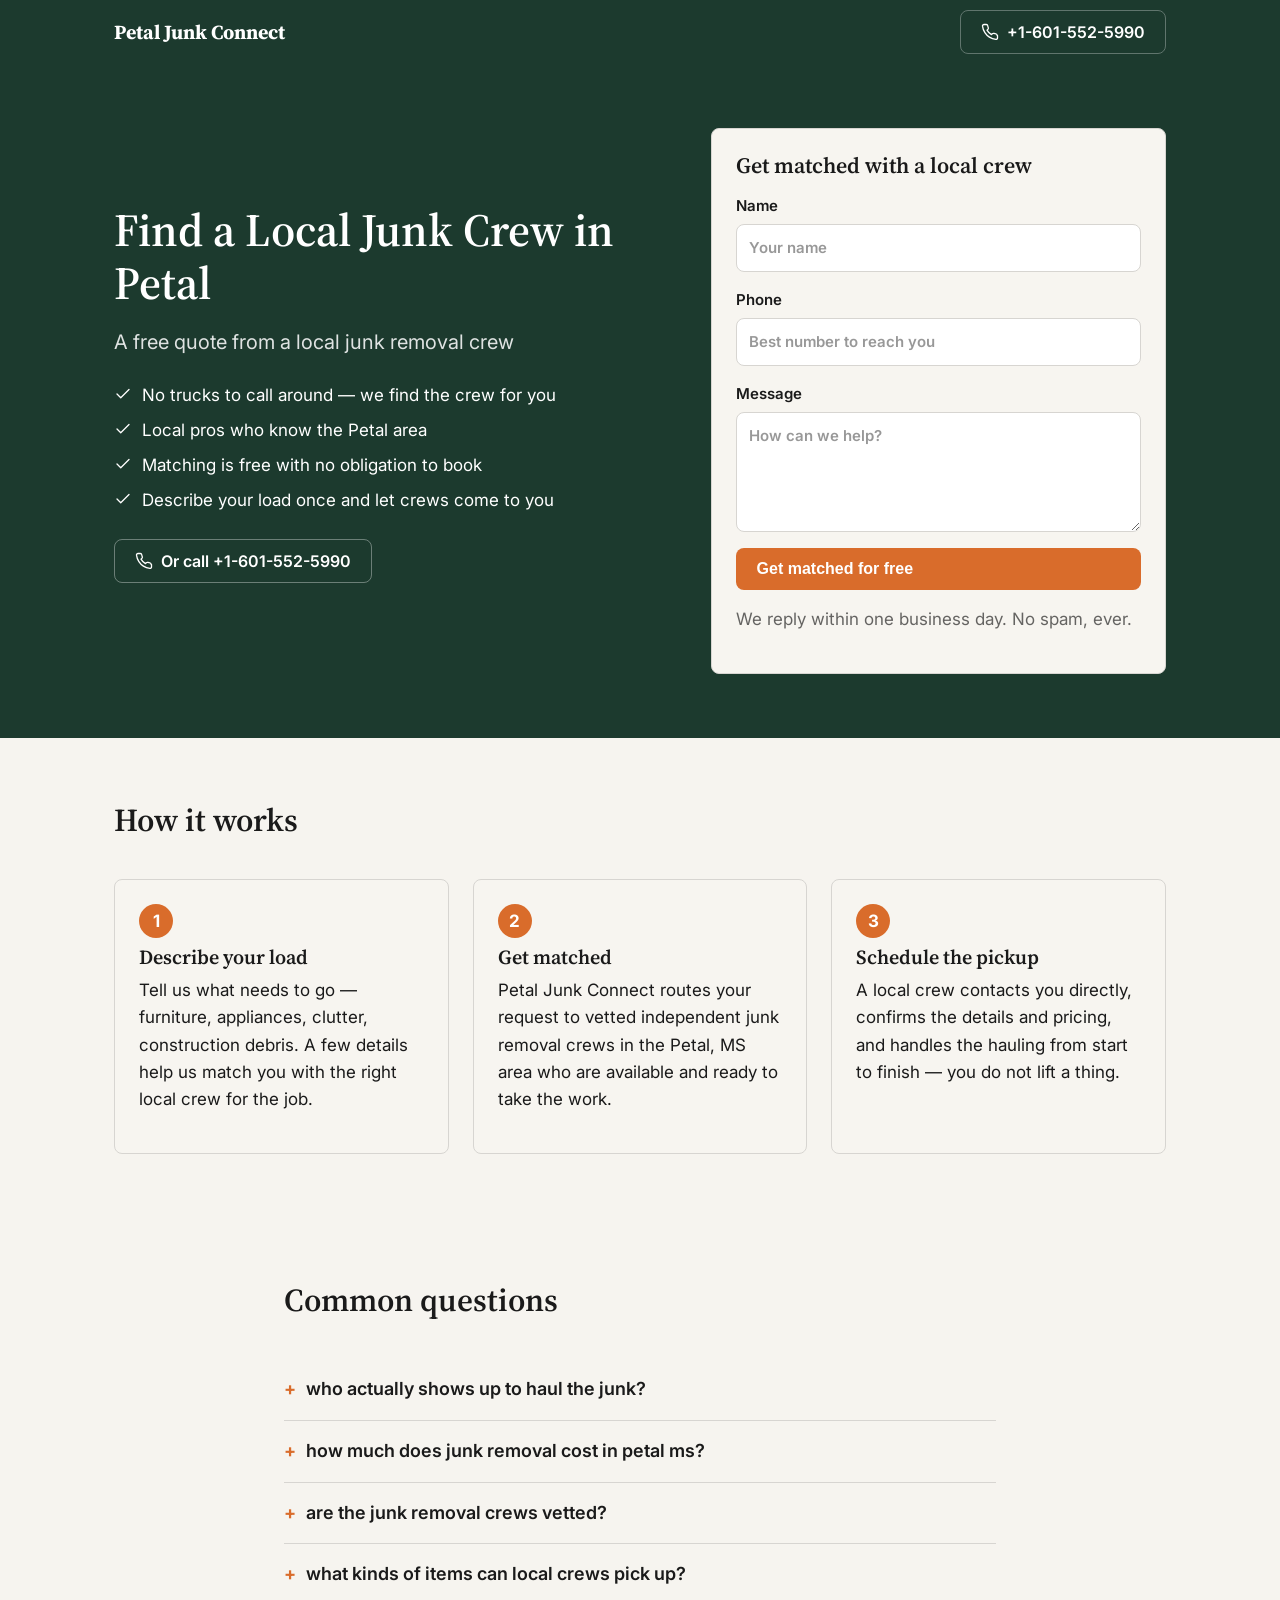
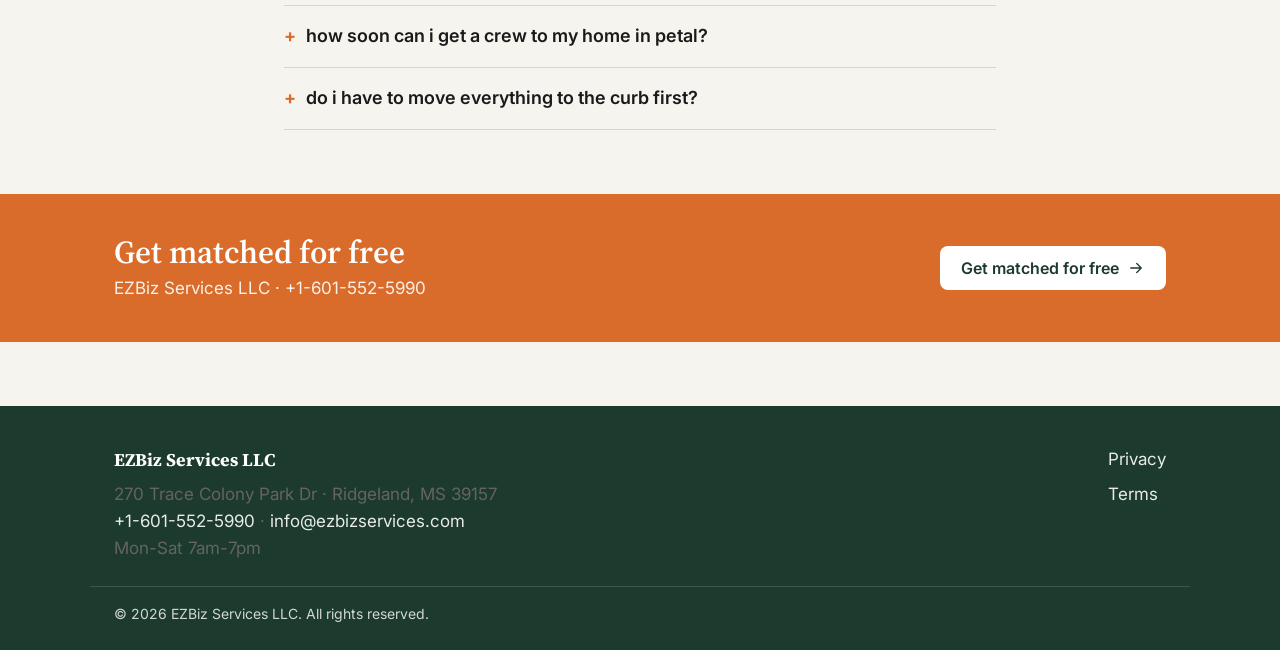
<file: index.html>
<!doctype html><html lang="en-US"><head>
<meta charset="utf-8"><meta name="viewport" content="width=device-width,initial-scale=1">
<title>Petal Junk Connect — Find a Local Junk Crew in Petal</title>
<meta name="description" content="A free quote from a local junk removal crew">
<link rel="canonical" href="https://junk.ezbizservices.com/">
<meta property="og:title" content="Petal Junk Connect — Find a Local Junk Crew in Petal"><meta property="og:description" content="A free quote from a local junk removal crew">
<meta property="og:type" content="website"><meta property="og:url" content="https://junk.ezbizservices.com/">

<link rel="preconnect" href="https://fonts.googleapis.com"><link rel="preconnect" href="https://fonts.gstatic.com" crossorigin><link href="https://fonts.googleapis.com/css2?family=Source%20Serif%204:wght@400;500;600;700&family=Inter:wght@400;500;600;700&display=swap" rel="stylesheet">
<link rel="stylesheet" href="/styles.css">
<script type="application/ld+json">{"@context":"https://schema.org","@graph":[{"@type":"LocalBusiness","@id":"https://junk.ezbizservices.com/#business","name":"EZBiz Services LLC","url":"https://junk.ezbizservices.com/","telephone":"+1-601-552-5990","email":"info@ezbizservices.com","address":{"@type":"PostalAddress","streetAddress":"270 Trace Colony Park Dr","addressLocality":"Ridgeland","addressRegion":"MS","postalCode":"39157","addressCountry":"US"},"areaServed":[{"@type":"Place","name":"Petal, MS"},{"@type":"Place","name":"Hattiesburg, MS"},{"@type":"Place","name":"Laurel, MS"}]},{"@type":"Service","name":"Residential Haul-Away","description":"We match Petal homeowners with local crews who load and haul away furniture, appliances, and household clutter.","provider":{"@id":"https://junk.ezbizservices.com/#business"},"areaServed":[{"@type":"Place","name":"Petal, MS"},{"@type":"Place","name":"Hattiesburg, MS"},{"@type":"Place","name":"Laurel, MS"}]},{"@type":"Service","name":"Estate and Home Cleanouts","description":"Local crews connected through us handle full cleanouts, removing accumulated belongings from every room.","provider":{"@id":"https://junk.ezbizservices.com/#business"},"areaServed":[{"@type":"Place","name":"Petal, MS"},{"@type":"Place","name":"Hattiesburg, MS"},{"@type":"Place","name":"Laurel, MS"}]},{"@type":"Service","name":"Construction Debris Removal","description":"Get matched with crews experienced in hauling drywall scraps, lumber, and other post-project debris from job sites in Petal.","provider":{"@id":"https://junk.ezbizservices.com/#business"},"areaServed":[{"@type":"Place","name":"Petal, MS"},{"@type":"Place","name":"Hattiesburg, MS"},{"@type":"Place","name":"Laurel, MS"}]},{"@type":"Service","name":"Appliance and Furniture Pickup","description":"We connect you with local pros who can remove heavy items like refrigerators, sofas, and mattresses without you lifting a finger.","provider":{"@id":"https://junk.ezbizservices.com/#business"},"areaServed":[{"@type":"Place","name":"Petal, MS"},{"@type":"Place","name":"Hattiesburg, MS"},{"@type":"Place","name":"Laurel, MS"}]},{"@type":"Service","name":"Commercial Cleanouts","description":"Businesses in Petal can get matched with local junk crews ready to clear out offices, storage rooms, and commercial spaces.","provider":{"@id":"https://junk.ezbizservices.com/#business"},"areaServed":[{"@type":"Place","name":"Petal, MS"},{"@type":"Place","name":"Hattiesburg, MS"},{"@type":"Place","name":"Laurel, MS"}]},{"@type":"FAQPage","mainEntity":[{"@type":"Question","name":"who actually shows up to haul the junk?","acceptedAnswer":{"@type":"Answer","text":"A vetted independent junk removal crew in your area does the hauling — Petal Junk Connect is a matching service, not a hauling company, and we own no trucks. Once you submit your request, we route it to available local crews who reach out to confirm the job."}},{"@type":"Question","name":"how much does junk removal cost in petal ms?","acceptedAnswer":{"@type":"Answer","text":"Each independent crew sets its own pricing based on the volume and type of load, so Petal Junk Connect does not set or guarantee prices. Getting matched through us is free, and you can compare quotes from the crews who contact you before committing."}},{"@type":"Question","name":"are the junk removal crews vetted?","acceptedAnswer":{"@type":"Answer","text":"Petal Junk Connect reviews the independent crews in our network before matching them with homeowners and businesses in Petal. Each crew operates independently and carries its own licensing and insurance, but we only connect you with pros we have vetted."}},{"@type":"Question","name":"what kinds of items can local crews pick up?","acceptedAnswer":{"@type":"Answer","text":"Local crews matched through Petal Junk Connect typically handle furniture, appliances, yard debris, construction waste, and general household clutter. Certain items such as hazardous materials may have restrictions, and the crew will go over any limitations when they contact you."}},{"@type":"Question","name":"how soon can i get a crew to my home in petal?","acceptedAnswer":{"@type":"Answer","text":"Availability depends on the crews in your area and their current schedule — submit your request through Petal Junk Connect and local pros will reach out to confirm a pickup time that works for you. Scheduling flexibility varies by crew and season."}},{"@type":"Question","name":"do i have to move everything to the curb first?","acceptedAnswer":{"@type":"Answer","text":"Many crews in the Petal Junk Connect network offer interior pickup, meaning they go inside the home to carry items out themselves. When a crew contacts you to confirm the job, ask about their specific pickup process and whether they handle items from inside the home."}}]}]}</script>

</head><body><header class="site-header"><div class="container bar">
  <a class="brand" href="#top">Petal Junk Connect</a>
  
  <a class="btn btn-phone" href="tel:+16015525990"><svg class="icon sm" viewBox="0 0 24 24" fill="none" stroke="currentColor" stroke-width="1.75" stroke-linecap="round" stroke-linejoin="round" aria-hidden="true"><path d="M22 16.9v3a2 2 0 0 1-2.2 2 19.8 19.8 0 0 1-8.6-3.1 19.5 19.5 0 0 1-6-6A19.8 19.8 0 0 1 2 4.2 2 2 0 0 1 4 2h3a2 2 0 0 1 2 1.7c.1.9.4 1.8.7 2.6a2 2 0 0 1-.5 2.1L8 9.5a16 16 0 0 0 6 6l1.1-1.1a2 2 0 0 1 2.1-.5c.8.3 1.7.6 2.6.7a2 2 0 0 1 1.7 2Z"/></svg><span>+1-601-552-5990</span></a>
</div></header><main><section id="top" class="hero"><div class="container hero-grid">
    <div class="hero-copy">
      <h1>Find a Local Junk Crew in Petal</h1>
      <p class="lead">A free quote from a local junk removal crew</p>
      <ul class="benefits"><li><svg class="icon sm" viewBox="0 0 24 24" fill="none" stroke="currentColor" stroke-width="1.75" stroke-linecap="round" stroke-linejoin="round" aria-hidden="true"><path d="M20 6 9 17l-5-5"/></svg><span>No trucks to call around — we find the crew for you</span></li><li><svg class="icon sm" viewBox="0 0 24 24" fill="none" stroke="currentColor" stroke-width="1.75" stroke-linecap="round" stroke-linejoin="round" aria-hidden="true"><path d="M20 6 9 17l-5-5"/></svg><span>Local pros who know the Petal area</span></li><li><svg class="icon sm" viewBox="0 0 24 24" fill="none" stroke="currentColor" stroke-width="1.75" stroke-linecap="round" stroke-linejoin="round" aria-hidden="true"><path d="M20 6 9 17l-5-5"/></svg><span>Matching is free with no obligation to book</span></li><li><svg class="icon sm" viewBox="0 0 24 24" fill="none" stroke="currentColor" stroke-width="1.75" stroke-linecap="round" stroke-linejoin="round" aria-hidden="true"><path d="M20 6 9 17l-5-5"/></svg><span>Describe your load once and let crews come to you</span></li></ul>
      <p class="trust"><a class="btn btn-ghost" href="tel:+16015525990"><svg class="icon sm" viewBox="0 0 24 24" fill="none" stroke="currentColor" stroke-width="1.75" stroke-linecap="round" stroke-linejoin="round" aria-hidden="true"><path d="M22 16.9v3a2 2 0 0 1-2.2 2 19.8 19.8 0 0 1-8.6-3.1 19.5 19.5 0 0 1-6-6A19.8 19.8 0 0 1 2 4.2 2 2 0 0 1 4 2h3a2 2 0 0 1 2 1.7c.1.9.4 1.8.7 2.6a2 2 0 0 1-.5 2.1L8 9.5a16 16 0 0 0 6 6l1.1-1.1a2 2 0 0 1 2.1-.5c.8.3 1.7.6 2.6.7a2 2 0 0 1 1.7 2Z"/></svg>Or call +1-601-552-5990</a></p>
    </div>
    <div class="form-card lead-card">
      <h2 class="form-title">Get matched with a local crew</h2>
      <form class="lead-form" method="POST" action="https://getworkmate.com/api/site-leads">
  <input type="hidden" name="_redirect" value="/thank-you"><input type="hidden" name="workspace_slug" value="ezbiz-services"><input type="hidden" name="site" value="petal-junk-connect"><div class="hp-field" aria-hidden="true"><label>Leave this empty<input type="text" name="_hp" tabindex="-1" autocomplete="off"></label></div><label>Name<input type="text" name="name" placeholder="Your name" required></label><label>Phone<input type="tel" name="phone" placeholder="Best number to reach you" required></label><label>Message<textarea name="message" rows="4" placeholder="How can we help?" required></textarea></label><button class="btn btn-primary" type="submit">Get matched for free</button>
  <p class="form-note">We reply within one business day. No spam, ever.</p>
</form>
    </div>
  </div></section><section class="section"><div class="container"><h2 class="section-title">How it works</h2><div class="grid grid-3"><article class="card"><div class="step-n">1</div><h3>Describe your load</h3><p>Tell us what needs to go — furniture, appliances, clutter, construction debris. A few details help us match you with the right local crew for the job.</p></article><article class="card"><div class="step-n">2</div><h3>Get matched</h3><p>Petal Junk Connect routes your request to vetted independent junk removal crews in the Petal, MS area who are available and ready to take the work.</p></article><article class="card"><div class="step-n">3</div><h3>Schedule the pickup</h3><p>A local crew contacts you directly, confirms the details and pricing, and handles the hauling from start to finish — you do not lift a thing.</p></article></div></div></section><section id="faq" class="section"><div class="container narrow">
  <h2 class="section-title">Common questions</h2><details class="faq-item"><summary>who actually shows up to haul the junk?</summary><div class="faq-a">A vetted independent junk removal crew in your area does the hauling — Petal Junk Connect is a matching service, not a hauling company, and we own no trucks. Once you submit your request, we route it to available local crews who reach out to confirm the job.</div></details><details class="faq-item"><summary>how much does junk removal cost in petal ms?</summary><div class="faq-a">Each independent crew sets its own pricing based on the volume and type of load, so Petal Junk Connect does not set or guarantee prices. Getting matched through us is free, and you can compare quotes from the crews who contact you before committing.</div></details><details class="faq-item"><summary>are the junk removal crews vetted?</summary><div class="faq-a">Petal Junk Connect reviews the independent crews in our network before matching them with homeowners and businesses in Petal. Each crew operates independently and carries its own licensing and insurance, but we only connect you with pros we have vetted.</div></details><details class="faq-item"><summary>what kinds of items can local crews pick up?</summary><div class="faq-a">Local crews matched through Petal Junk Connect typically handle furniture, appliances, yard debris, construction waste, and general household clutter. Certain items such as hazardous materials may have restrictions, and the crew will go over any limitations when they contact you.</div></details><details class="faq-item"><summary>how soon can i get a crew to my home in petal?</summary><div class="faq-a">Availability depends on the crews in your area and their current schedule — submit your request through Petal Junk Connect and local pros will reach out to confirm a pickup time that works for you. Scheduling flexibility varies by crew and season.</div></details><details class="faq-item"><summary>do i have to move everything to the curb first?</summary><div class="faq-a">Many crews in the Petal Junk Connect network offer interior pickup, meaning they go inside the home to carry items out themselves. When a crew contacts you to confirm the job, ask about their specific pickup process and whether they handle items from inside the home.</div></details>
</div></section><section class="cta-band"><div class="container cta-inner"><div><h2>Get matched for free</h2><p>EZBiz Services LLC · +1-601-552-5990</p></div><a class="btn btn-invert" href="#top">Get matched for free<svg class="icon sm" viewBox="0 0 24 24" fill="none" stroke="currentColor" stroke-width="1.75" stroke-linecap="round" stroke-linejoin="round" aria-hidden="true"><path d="M5 12h14M13 6l6 6-6 6"/></svg></a></div></section></main><footer class="site-footer"><div class="container foot">
  <div><div class="foot-name">EZBiz Services LLC</div>
    <div class="foot-meta">270 Trace Colony Park Dr · Ridgeland, MS 39157</div>
    <div class="foot-meta"><a href="tel:+16015525990">+1-601-552-5990</a> · <a href="mailto:info@ezbizservices.com">info@ezbizservices.com</a></div>
    <div class="foot-meta">Mon-Sat 7am-7pm</div>
  </div>
  <nav class="foot-nav"><a href="/privacy">Privacy</a><a href="/terms">Terms</a></nav>
</div><div class="container copyright">© 2026 EZBiz Services LLC. All rights reserved.
</div></footer></body></html>
</file>
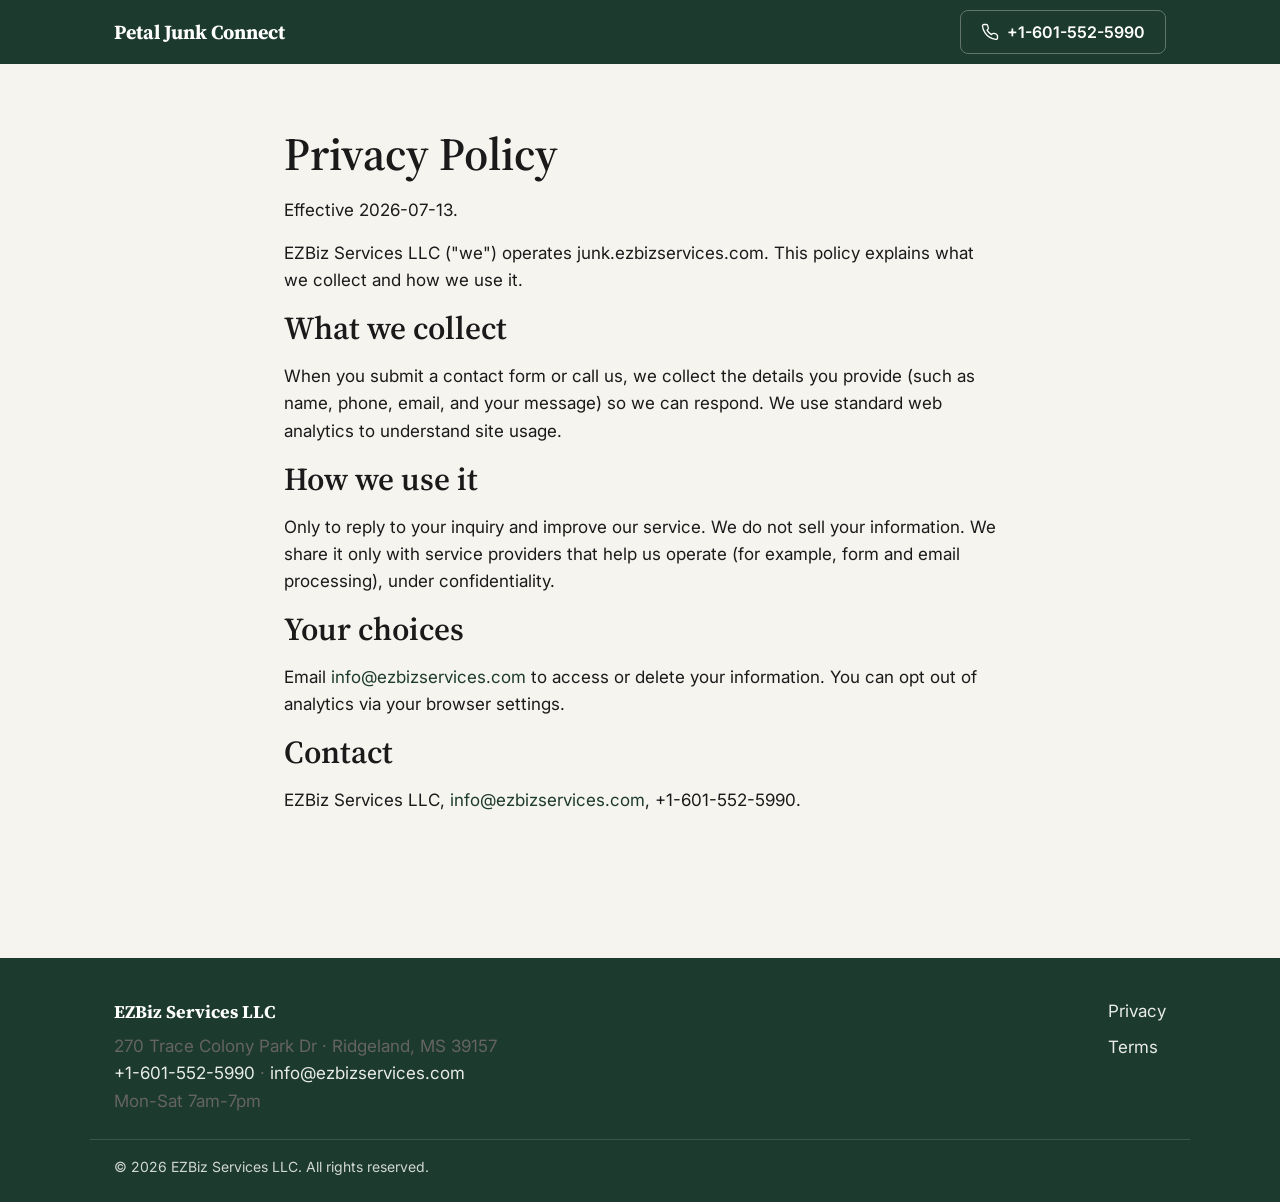
<file: privacy/index.html>
<!doctype html><html lang="en-US"><head>
<meta charset="utf-8"><meta name="viewport" content="width=device-width,initial-scale=1">
<title>Privacy Policy — Petal Junk Connect</title>
<meta name="description" content="Privacy policy for junk.ezbizservices.com.">
<link rel="canonical" href="https://junk.ezbizservices.com/privacy">
<meta property="og:title" content="Privacy Policy — Petal Junk Connect"><meta property="og:description" content="Privacy policy for junk.ezbizservices.com.">
<meta property="og:type" content="website"><meta property="og:url" content="https://junk.ezbizservices.com/privacy">

<link rel="preconnect" href="https://fonts.googleapis.com"><link rel="preconnect" href="https://fonts.gstatic.com" crossorigin><link href="https://fonts.googleapis.com/css2?family=Source%20Serif%204:wght@400;500;600;700&family=Inter:wght@400;500;600;700&display=swap" rel="stylesheet">
<link rel="stylesheet" href="/styles.css">
<script type="application/ld+json">{"@context":"https://schema.org","@graph":[{"@type":"LocalBusiness","@id":"https://junk.ezbizservices.com/#business","name":"EZBiz Services LLC","url":"https://junk.ezbizservices.com/","telephone":"+1-601-552-5990","email":"info@ezbizservices.com","address":{"@type":"PostalAddress","streetAddress":"270 Trace Colony Park Dr","addressLocality":"Ridgeland","addressRegion":"MS","postalCode":"39157","addressCountry":"US"},"areaServed":[{"@type":"Place","name":"Petal, MS"},{"@type":"Place","name":"Hattiesburg, MS"},{"@type":"Place","name":"Laurel, MS"}]},{"@type":"Service","name":"Residential Haul-Away","description":"We match Petal homeowners with local crews who load and haul away furniture, appliances, and household clutter.","provider":{"@id":"https://junk.ezbizservices.com/#business"},"areaServed":[{"@type":"Place","name":"Petal, MS"},{"@type":"Place","name":"Hattiesburg, MS"},{"@type":"Place","name":"Laurel, MS"}]},{"@type":"Service","name":"Estate and Home Cleanouts","description":"Local crews connected through us handle full cleanouts, removing accumulated belongings from every room.","provider":{"@id":"https://junk.ezbizservices.com/#business"},"areaServed":[{"@type":"Place","name":"Petal, MS"},{"@type":"Place","name":"Hattiesburg, MS"},{"@type":"Place","name":"Laurel, MS"}]},{"@type":"Service","name":"Construction Debris Removal","description":"Get matched with crews experienced in hauling drywall scraps, lumber, and other post-project debris from job sites in Petal.","provider":{"@id":"https://junk.ezbizservices.com/#business"},"areaServed":[{"@type":"Place","name":"Petal, MS"},{"@type":"Place","name":"Hattiesburg, MS"},{"@type":"Place","name":"Laurel, MS"}]},{"@type":"Service","name":"Appliance and Furniture Pickup","description":"We connect you with local pros who can remove heavy items like refrigerators, sofas, and mattresses without you lifting a finger.","provider":{"@id":"https://junk.ezbizservices.com/#business"},"areaServed":[{"@type":"Place","name":"Petal, MS"},{"@type":"Place","name":"Hattiesburg, MS"},{"@type":"Place","name":"Laurel, MS"}]},{"@type":"Service","name":"Commercial Cleanouts","description":"Businesses in Petal can get matched with local junk crews ready to clear out offices, storage rooms, and commercial spaces.","provider":{"@id":"https://junk.ezbizservices.com/#business"},"areaServed":[{"@type":"Place","name":"Petal, MS"},{"@type":"Place","name":"Hattiesburg, MS"},{"@type":"Place","name":"Laurel, MS"}]}]}</script>

</head><body><header class="site-header"><div class="container bar">
  <a class="brand" href="#top">Petal Junk Connect</a>
  
  <a class="btn btn-phone" href="tel:+16015525990"><svg class="icon sm" viewBox="0 0 24 24" fill="none" stroke="currentColor" stroke-width="1.75" stroke-linecap="round" stroke-linejoin="round" aria-hidden="true"><path d="M22 16.9v3a2 2 0 0 1-2.2 2 19.8 19.8 0 0 1-8.6-3.1 19.5 19.5 0 0 1-6-6A19.8 19.8 0 0 1 2 4.2 2 2 0 0 1 4 2h3a2 2 0 0 1 2 1.7c.1.9.4 1.8.7 2.6a2 2 0 0 1-.5 2.1L8 9.5a16 16 0 0 0 6 6l1.1-1.1a2 2 0 0 1 2.1-.5c.8.3 1.7.6 2.6.7a2 2 0 0 1 1.7 2Z"/></svg><span>+1-601-552-5990</span></a>
</div></header><main><section class="section"><div class="container narrow"><h1>Privacy Policy</h1><p>Effective 2026-07-13.</p>
       <p>EZBiz Services LLC ("we") operates junk.ezbizservices.com. This policy explains what we collect and how we use it.</p>
       <h2>What we collect</h2><p>When you submit a contact form or call us, we collect the details you provide (such as name, phone, email, and your message) so we can respond. We use standard web analytics to understand site usage.</p>
       <h2>How we use it</h2><p>Only to reply to your inquiry and improve our service. We do not sell your information. We share it only with service providers that help us operate (for example, form and email processing), under confidentiality.</p>
       <h2>Your choices</h2><p>Email <a href="mailto:info@ezbizservices.com">info@ezbizservices.com</a> to access or delete your information. You can opt out of analytics via your browser settings.</p>
       <h2>Contact</h2><p>EZBiz Services LLC, <a href="mailto:info@ezbizservices.com">info@ezbizservices.com</a>, +1-601-552-5990.</p></div></section></main><footer class="site-footer"><div class="container foot">
  <div><div class="foot-name">EZBiz Services LLC</div>
    <div class="foot-meta">270 Trace Colony Park Dr · Ridgeland, MS 39157</div>
    <div class="foot-meta"><a href="tel:+16015525990">+1-601-552-5990</a> · <a href="mailto:info@ezbizservices.com">info@ezbizservices.com</a></div>
    <div class="foot-meta">Mon-Sat 7am-7pm</div>
  </div>
  <nav class="foot-nav"><a href="/privacy">Privacy</a><a href="/terms">Terms</a></nav>
</div><div class="container copyright">© 2026 EZBiz Services LLC. All rights reserved.
</div></footer></body></html>
</file>
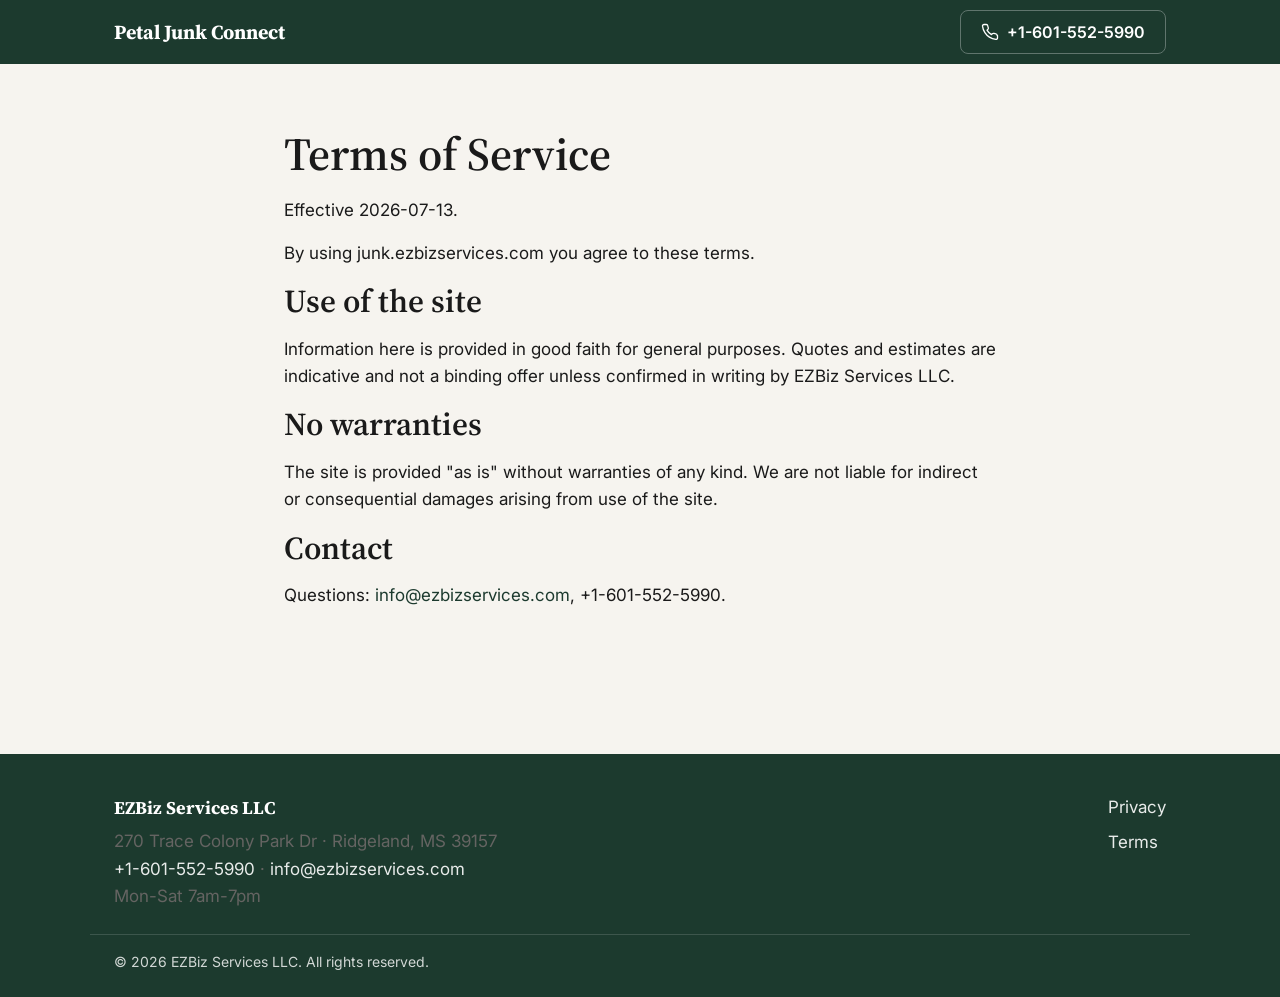
<file: terms/index.html>
<!doctype html><html lang="en-US"><head>
<meta charset="utf-8"><meta name="viewport" content="width=device-width,initial-scale=1">
<title>Terms of Service — Petal Junk Connect</title>
<meta name="description" content="Terms of service for junk.ezbizservices.com.">
<link rel="canonical" href="https://junk.ezbizservices.com/terms">
<meta property="og:title" content="Terms of Service — Petal Junk Connect"><meta property="og:description" content="Terms of service for junk.ezbizservices.com.">
<meta property="og:type" content="website"><meta property="og:url" content="https://junk.ezbizservices.com/terms">

<link rel="preconnect" href="https://fonts.googleapis.com"><link rel="preconnect" href="https://fonts.gstatic.com" crossorigin><link href="https://fonts.googleapis.com/css2?family=Source%20Serif%204:wght@400;500;600;700&family=Inter:wght@400;500;600;700&display=swap" rel="stylesheet">
<link rel="stylesheet" href="/styles.css">
<script type="application/ld+json">{"@context":"https://schema.org","@graph":[{"@type":"LocalBusiness","@id":"https://junk.ezbizservices.com/#business","name":"EZBiz Services LLC","url":"https://junk.ezbizservices.com/","telephone":"+1-601-552-5990","email":"info@ezbizservices.com","address":{"@type":"PostalAddress","streetAddress":"270 Trace Colony Park Dr","addressLocality":"Ridgeland","addressRegion":"MS","postalCode":"39157","addressCountry":"US"},"areaServed":[{"@type":"Place","name":"Petal, MS"},{"@type":"Place","name":"Hattiesburg, MS"},{"@type":"Place","name":"Laurel, MS"}]},{"@type":"Service","name":"Residential Haul-Away","description":"We match Petal homeowners with local crews who load and haul away furniture, appliances, and household clutter.","provider":{"@id":"https://junk.ezbizservices.com/#business"},"areaServed":[{"@type":"Place","name":"Petal, MS"},{"@type":"Place","name":"Hattiesburg, MS"},{"@type":"Place","name":"Laurel, MS"}]},{"@type":"Service","name":"Estate and Home Cleanouts","description":"Local crews connected through us handle full cleanouts, removing accumulated belongings from every room.","provider":{"@id":"https://junk.ezbizservices.com/#business"},"areaServed":[{"@type":"Place","name":"Petal, MS"},{"@type":"Place","name":"Hattiesburg, MS"},{"@type":"Place","name":"Laurel, MS"}]},{"@type":"Service","name":"Construction Debris Removal","description":"Get matched with crews experienced in hauling drywall scraps, lumber, and other post-project debris from job sites in Petal.","provider":{"@id":"https://junk.ezbizservices.com/#business"},"areaServed":[{"@type":"Place","name":"Petal, MS"},{"@type":"Place","name":"Hattiesburg, MS"},{"@type":"Place","name":"Laurel, MS"}]},{"@type":"Service","name":"Appliance and Furniture Pickup","description":"We connect you with local pros who can remove heavy items like refrigerators, sofas, and mattresses without you lifting a finger.","provider":{"@id":"https://junk.ezbizservices.com/#business"},"areaServed":[{"@type":"Place","name":"Petal, MS"},{"@type":"Place","name":"Hattiesburg, MS"},{"@type":"Place","name":"Laurel, MS"}]},{"@type":"Service","name":"Commercial Cleanouts","description":"Businesses in Petal can get matched with local junk crews ready to clear out offices, storage rooms, and commercial spaces.","provider":{"@id":"https://junk.ezbizservices.com/#business"},"areaServed":[{"@type":"Place","name":"Petal, MS"},{"@type":"Place","name":"Hattiesburg, MS"},{"@type":"Place","name":"Laurel, MS"}]}]}</script>

</head><body><header class="site-header"><div class="container bar">
  <a class="brand" href="#top">Petal Junk Connect</a>
  
  <a class="btn btn-phone" href="tel:+16015525990"><svg class="icon sm" viewBox="0 0 24 24" fill="none" stroke="currentColor" stroke-width="1.75" stroke-linecap="round" stroke-linejoin="round" aria-hidden="true"><path d="M22 16.9v3a2 2 0 0 1-2.2 2 19.8 19.8 0 0 1-8.6-3.1 19.5 19.5 0 0 1-6-6A19.8 19.8 0 0 1 2 4.2 2 2 0 0 1 4 2h3a2 2 0 0 1 2 1.7c.1.9.4 1.8.7 2.6a2 2 0 0 1-.5 2.1L8 9.5a16 16 0 0 0 6 6l1.1-1.1a2 2 0 0 1 2.1-.5c.8.3 1.7.6 2.6.7a2 2 0 0 1 1.7 2Z"/></svg><span>+1-601-552-5990</span></a>
</div></header><main><section class="section"><div class="container narrow"><h1>Terms of Service</h1><p>Effective 2026-07-13.</p>
       <p>By using junk.ezbizservices.com you agree to these terms.</p>
       <h2>Use of the site</h2><p>Information here is provided in good faith for general purposes. Quotes and estimates are indicative and not a binding offer unless confirmed in writing by EZBiz Services LLC.</p>
       <h2>No warranties</h2><p>The site is provided "as is" without warranties of any kind. We are not liable for indirect or consequential damages arising from use of the site.</p>
       <h2>Contact</h2><p>Questions: <a href="mailto:info@ezbizservices.com">info@ezbizservices.com</a>, +1-601-552-5990.</p></div></section></main><footer class="site-footer"><div class="container foot">
  <div><div class="foot-name">EZBiz Services LLC</div>
    <div class="foot-meta">270 Trace Colony Park Dr · Ridgeland, MS 39157</div>
    <div class="foot-meta"><a href="tel:+16015525990">+1-601-552-5990</a> · <a href="mailto:info@ezbizservices.com">info@ezbizservices.com</a></div>
    <div class="foot-meta">Mon-Sat 7am-7pm</div>
  </div>
  <nav class="foot-nav"><a href="/privacy">Privacy</a><a href="/terms">Terms</a></nav>
</div><div class="container copyright">© 2026 EZBiz Services LLC. All rights reserved.
</div></footer></body></html>
</file>
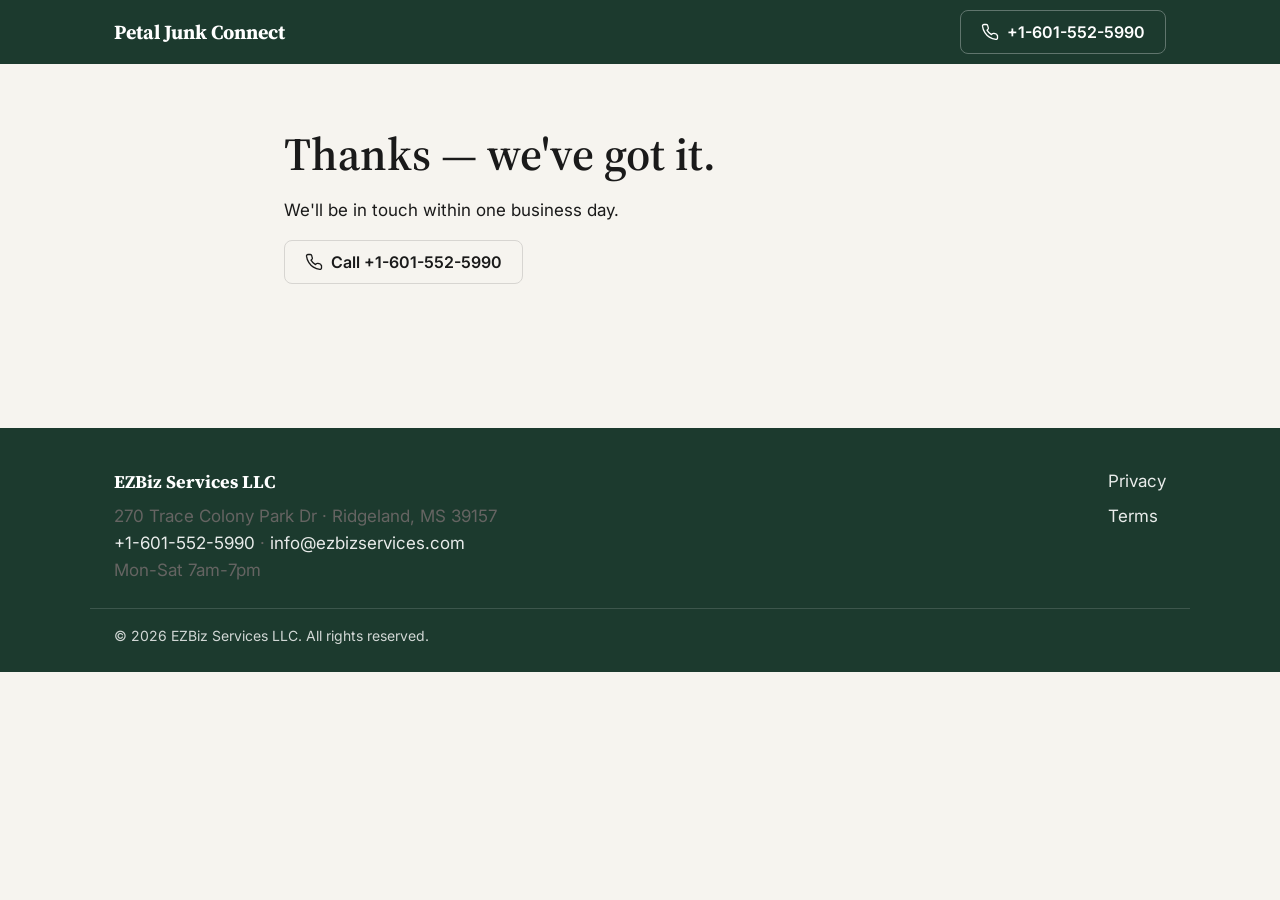
<file: thank-you/index.html>
<!doctype html><html lang="en-US"><head>
<meta charset="utf-8"><meta name="viewport" content="width=device-width,initial-scale=1">
<title>Thank you — Petal Junk Connect</title>
<meta name="description" content="Thanks — we&#39;ll be in touch.">
<link rel="canonical" href="https://junk.ezbizservices.com/thank-you">
<meta property="og:title" content="Thank you — Petal Junk Connect"><meta property="og:description" content="Thanks — we&#39;ll be in touch.">
<meta property="og:type" content="website"><meta property="og:url" content="https://junk.ezbizservices.com/thank-you">

<link rel="preconnect" href="https://fonts.googleapis.com"><link rel="preconnect" href="https://fonts.gstatic.com" crossorigin><link href="https://fonts.googleapis.com/css2?family=Source%20Serif%204:wght@400;500;600;700&family=Inter:wght@400;500;600;700&display=swap" rel="stylesheet">
<link rel="stylesheet" href="/styles.css">
<script type="application/ld+json">{"@context":"https://schema.org","@graph":[{"@type":"LocalBusiness","@id":"https://junk.ezbizservices.com/#business","name":"EZBiz Services LLC","url":"https://junk.ezbizservices.com/","telephone":"+1-601-552-5990","email":"info@ezbizservices.com","address":{"@type":"PostalAddress","streetAddress":"270 Trace Colony Park Dr","addressLocality":"Ridgeland","addressRegion":"MS","postalCode":"39157","addressCountry":"US"},"areaServed":[{"@type":"Place","name":"Petal, MS"},{"@type":"Place","name":"Hattiesburg, MS"},{"@type":"Place","name":"Laurel, MS"}]},{"@type":"Service","name":"Residential Haul-Away","description":"We match Petal homeowners with local crews who load and haul away furniture, appliances, and household clutter.","provider":{"@id":"https://junk.ezbizservices.com/#business"},"areaServed":[{"@type":"Place","name":"Petal, MS"},{"@type":"Place","name":"Hattiesburg, MS"},{"@type":"Place","name":"Laurel, MS"}]},{"@type":"Service","name":"Estate and Home Cleanouts","description":"Local crews connected through us handle full cleanouts, removing accumulated belongings from every room.","provider":{"@id":"https://junk.ezbizservices.com/#business"},"areaServed":[{"@type":"Place","name":"Petal, MS"},{"@type":"Place","name":"Hattiesburg, MS"},{"@type":"Place","name":"Laurel, MS"}]},{"@type":"Service","name":"Construction Debris Removal","description":"Get matched with crews experienced in hauling drywall scraps, lumber, and other post-project debris from job sites in Petal.","provider":{"@id":"https://junk.ezbizservices.com/#business"},"areaServed":[{"@type":"Place","name":"Petal, MS"},{"@type":"Place","name":"Hattiesburg, MS"},{"@type":"Place","name":"Laurel, MS"}]},{"@type":"Service","name":"Appliance and Furniture Pickup","description":"We connect you with local pros who can remove heavy items like refrigerators, sofas, and mattresses without you lifting a finger.","provider":{"@id":"https://junk.ezbizservices.com/#business"},"areaServed":[{"@type":"Place","name":"Petal, MS"},{"@type":"Place","name":"Hattiesburg, MS"},{"@type":"Place","name":"Laurel, MS"}]},{"@type":"Service","name":"Commercial Cleanouts","description":"Businesses in Petal can get matched with local junk crews ready to clear out offices, storage rooms, and commercial spaces.","provider":{"@id":"https://junk.ezbizservices.com/#business"},"areaServed":[{"@type":"Place","name":"Petal, MS"},{"@type":"Place","name":"Hattiesburg, MS"},{"@type":"Place","name":"Laurel, MS"}]}]}</script>

</head><body><header class="site-header"><div class="container bar">
  <a class="brand" href="#top">Petal Junk Connect</a>
  
  <a class="btn btn-phone" href="tel:+16015525990"><svg class="icon sm" viewBox="0 0 24 24" fill="none" stroke="currentColor" stroke-width="1.75" stroke-linecap="round" stroke-linejoin="round" aria-hidden="true"><path d="M22 16.9v3a2 2 0 0 1-2.2 2 19.8 19.8 0 0 1-8.6-3.1 19.5 19.5 0 0 1-6-6A19.8 19.8 0 0 1 2 4.2 2 2 0 0 1 4 2h3a2 2 0 0 1 2 1.7c.1.9.4 1.8.7 2.6a2 2 0 0 1-.5 2.1L8 9.5a16 16 0 0 0 6 6l1.1-1.1a2 2 0 0 1 2.1-.5c.8.3 1.7.6 2.6.7a2 2 0 0 1 1.7 2Z"/></svg><span>+1-601-552-5990</span></a>
</div></header><main><section class="section"><div class="container narrow"><h1>Thanks — we've got it.</h1><p class="lead">We'll be in touch within one business day.</p>
     <p><a class="btn btn-ghost" href="tel:+16015525990"><svg class="icon sm" viewBox="0 0 24 24" fill="none" stroke="currentColor" stroke-width="1.75" stroke-linecap="round" stroke-linejoin="round" aria-hidden="true"><path d="M22 16.9v3a2 2 0 0 1-2.2 2 19.8 19.8 0 0 1-8.6-3.1 19.5 19.5 0 0 1-6-6A19.8 19.8 0 0 1 2 4.2 2 2 0 0 1 4 2h3a2 2 0 0 1 2 1.7c.1.9.4 1.8.7 2.6a2 2 0 0 1-.5 2.1L8 9.5a16 16 0 0 0 6 6l1.1-1.1a2 2 0 0 1 2.1-.5c.8.3 1.7.6 2.6.7a2 2 0 0 1 1.7 2Z"/></svg>Call +1-601-552-5990</a></p></div></section></main><footer class="site-footer"><div class="container foot">
  <div><div class="foot-name">EZBiz Services LLC</div>
    <div class="foot-meta">270 Trace Colony Park Dr · Ridgeland, MS 39157</div>
    <div class="foot-meta"><a href="tel:+16015525990">+1-601-552-5990</a> · <a href="mailto:info@ezbizservices.com">info@ezbizservices.com</a></div>
    <div class="foot-meta">Mon-Sat 7am-7pm</div>
  </div>
  <nav class="foot-nav"><a href="/privacy">Privacy</a><a href="/terms">Terms</a></nav>
</div><div class="container copyright">© 2026 EZBiz Services LLC. All rights reserved.
</div></footer></body></html>
</file>
<file: styles.css>
:root{
  --primary:#1C3A2E;--accent:#D96C2B;--surface:#F6F4EF;--ink:#1A1A1A;
  --ink-soft:color-mix(in srgb,var(--ink) 66%,var(--surface));
  --line:color-mix(in srgb,var(--ink) 14%,var(--surface));
  --card:color-mix(in srgb,var(--surface) 92%,#fff);
  --font-display:"Source Serif 4",Georgia,serif;
  --font-body:"Inter",system-ui,-apple-system,Segoe UI,Roboto,Arial,sans-serif;
  --sp1:4px;--sp2:8px;--sp3:16px;--sp4:24px;--sp5:40px;--sp6:64px;--radius:8px;--maxw:1100px;
}
*{box-sizing:border-box}html{scroll-behavior:smooth}
body{margin:0;font-family:var(--font-body);color:var(--ink);background:var(--surface);line-height:1.6;font-size:17px}
h1,h2,h3{font-family:var(--font-display);line-height:1.15;color:var(--ink);margin:0 0 var(--sp3);font-weight:600}
h1{font-size:clamp(30px,5vw,46px)}h2{font-size:clamp(24px,3.4vw,32px)}h3{font-size:20px;margin-bottom:var(--sp2)}
p{margin:0 0 var(--sp3)}a{color:var(--primary);text-decoration:none}a:hover{text-decoration:underline}
img{max-width:100%;height:auto;display:block;border-radius:var(--radius)}
:focus-visible{outline:3px solid var(--accent);outline-offset:2px}
.container{max-width:var(--maxw);margin:0 auto;padding:0 var(--sp4)}
.narrow{max-width:760px}
.section{padding:var(--sp6) 0}.section-title{margin-bottom:var(--sp5)}
.muted,.form-note,.foot-meta{color:var(--ink-soft)}.list{padding-left:1.1em}.list li{margin:0 0 var(--sp2)}
.icon{width:22px;height:22px}.icon.sm{width:18px;height:18px;vertical-align:middle}
.btn{display:inline-flex;align-items:center;gap:8px;padding:12px 20px;border-radius:var(--radius);font-weight:600;border:1px solid transparent;cursor:pointer;font-size:16px;line-height:1}
.btn:hover{text-decoration:none}
.btn-primary{background:var(--accent);color:#fff}.btn-primary:hover{filter:brightness(.94)}
.btn-ghost{background:transparent;color:var(--ink);border-color:var(--line)}
.btn-invert{background:#fff;color:var(--primary)}
.btn-phone{background:transparent;color:#fff;border-color:color-mix(in srgb,#fff 30%,var(--primary))}
/* header */
.site-header{background:var(--primary);color:#fff;position:sticky;top:0;z-index:10}
.bar{display:flex;align-items:center;gap:var(--sp4);height:64px}
.brand{color:#fff;font-family:var(--font-display);font-weight:700;font-size:20px}.brand:hover{text-decoration:none}
.nav{margin-left:auto;display:flex;gap:var(--sp4)}.nav a{color:#fff;opacity:.9;font-weight:500}.nav a:hover{opacity:1}
.btn-phone{white-space:nowrap}
.bar>.btn-phone:nth-child(2){margin-left:auto}
/* landing */
.benefits{list-style:none;padding:0;margin:var(--sp4) 0}
.benefits li{display:flex;align-items:flex-start;gap:10px;margin:0 0 var(--sp2)}
.benefits .icon{color:#fff;flex:0 0 auto;margin-top:3px}
.hero .form-card{background:var(--card);color:var(--ink)}
.lead-form input::placeholder,.lead-form textarea::placeholder{color:color-mix(in srgb,var(--ink) 45%,#fff)}
.lead-card{align-self:start}.form-title{margin-bottom:var(--sp3);font-size:22px}
.trust{margin-top:var(--sp3)}
.step-n{width:34px;height:34px;border-radius:50%;background:var(--accent);color:#fff;font-weight:700;display:flex;align-items:center;justify-content:center;margin-bottom:var(--sp2)}
/* hero */
.hero{background:var(--primary);color:#fff;padding:var(--sp6) 0}
.hero h1{color:#fff}.hero .lead{font-size:20px;color:color-mix(in srgb,#fff 86%,var(--primary));max-width:52ch}
.hero-grid{display:grid;grid-template-columns:1.1fr .9fr;gap:var(--sp5);align-items:center}
.hero-solo{max-width:860px}.hero-solo h1{font-size:clamp(34px,5.6vw,54px)}.hero-solo .lead{max-width:60ch}
.hero-actions{display:flex;gap:var(--sp3);flex-wrap:wrap;margin-top:var(--sp4)}
.hero-media img{box-shadow:0 10px 30px rgba(0,0,0,.25)}
.hero-credit,.foot-credit{margin:8px 0 0;font-size:12px;line-height:1.4;color:var(--ink-soft)}
.hero-credit a,.foot-credit a{color:inherit;text-decoration:none;border-bottom:1px solid transparent}
.hero-credit a:hover,.foot-credit a:hover{border-bottom-color:currentColor}
.hero .btn-ghost{color:#fff;border-color:color-mix(in srgb,#fff 35%,transparent)}
/* grid + cards */
.grid{display:grid;gap:var(--sp4)}.grid-3{grid-template-columns:repeat(3,1fr)}.grid-2{grid-template-columns:repeat(2,1fr)}
.grid-auto{grid-template-columns:repeat(auto-fit,minmax(240px,1fr))}
.card{background:var(--card);border:1px solid var(--line);border-radius:var(--radius);padding:var(--sp4);transition:transform .15s ease,box-shadow .15s ease,border-color .15s ease}
.card:hover{transform:translateY(-3px);box-shadow:0 8px 24px rgba(0,0,0,.07);border-color:color-mix(in srgb,var(--accent) 40%,var(--line))}
.card-icon{width:46px;height:46px;border-radius:10px;background:color-mix(in srgb,var(--accent) 12%,var(--surface));color:var(--accent);display:flex;align-items:center;justify-content:center;margin-bottom:var(--sp3)}
.card-icon .icon{width:24px;height:24px}
/* proof band */
.band{background:color-mix(in srgb,var(--primary) 6%,var(--surface))}
.stats{display:flex;flex-wrap:wrap;gap:var(--sp5);margin-bottom:var(--sp5)}
.stat-value{font-family:var(--font-display);font-size:34px;color:var(--primary);font-weight:700}
.stat-label{color:var(--ink-soft)}
.quote{margin:0;background:var(--card);border-left:3px solid var(--accent);padding:var(--sp4);border-radius:var(--radius)}
.quote cite{color:var(--ink-soft);font-style:normal;font-weight:600}
/* faq */
.faq-item{border-bottom:1px solid var(--line);padding:var(--sp3) 0}
.faq-item summary{font-weight:600;cursor:pointer;font-size:18px;list-style:none}
.faq-item summary::-webkit-details-marker{display:none}
.faq-item summary::before{content:"+";color:var(--accent);font-weight:700;margin-right:10px}
.faq-item[open] summary::before{content:"–"}
.faq-a{padding-top:var(--sp2);color:var(--ink-soft)}
/* cta band */
.cta-band{background:var(--accent);color:#fff;padding:var(--sp5) 0}
.cta-band h2{color:#fff;margin:0}.cta-inner{display:flex;align-items:center;justify-content:space-between;gap:var(--sp4);flex-wrap:wrap}
.cta-band p{margin:4px 0 0;opacity:.9}
/* contact */
.two-col{display:grid;grid-template-columns:1fr 1fr;gap:var(--sp5)}
.contact-list{list-style:none;padding:0;margin:0 0 var(--sp3)}
.contact-list li{display:flex;align-items:center;gap:10px;margin:0 0 var(--sp3)}.contact-list .icon{color:var(--accent)}
.form-card{background:var(--card);border:1px solid var(--line);border-radius:var(--radius);padding:var(--sp4)}
/* Honeypot: pushed off-screen, not display:none. Some bots skip hidden inputs
   but fill anything present in the DOM. Never focusable, never announced. */
.hp-field{position:absolute!important;left:-9999px!important;top:auto;width:1px;height:1px;overflow:hidden}
.lead-form{display:flex;flex-direction:column;gap:var(--sp3)}
.lead-form label{display:flex;flex-direction:column;gap:6px;font-weight:600;font-size:15px}
.lead-form input,.lead-form textarea{font:inherit;padding:11px 12px;border:1px solid var(--line);border-radius:var(--radius);background:#fff}
.crumbs{color:var(--ink-soft);margin-bottom:var(--sp3);font-size:15px}
/* footer */
.site-footer{background:var(--primary);color:#fff;padding:var(--sp5) 0 var(--sp4);margin-top:var(--sp6)}
.site-footer a{color:#fff;opacity:.9}.foot{display:flex;justify-content:space-between;gap:var(--sp5);flex-wrap:wrap}
.foot-name{font-family:var(--font-display);font-weight:700;font-size:18px;margin-bottom:6px}
.foot-nav{display:flex;flex-direction:column;gap:8px}
.copyright{margin-top:var(--sp4);padding-top:var(--sp3);border-top:1px solid color-mix(in srgb,#fff 18%,var(--primary));font-size:14px;opacity:.8}
@media(max-width:820px){
  .hero-grid,.two-col{grid-template-columns:1fr}.grid-3,.grid-2{grid-template-columns:1fr}
  .nav{display:none}.hero-media{order:-1}
}
</file>
